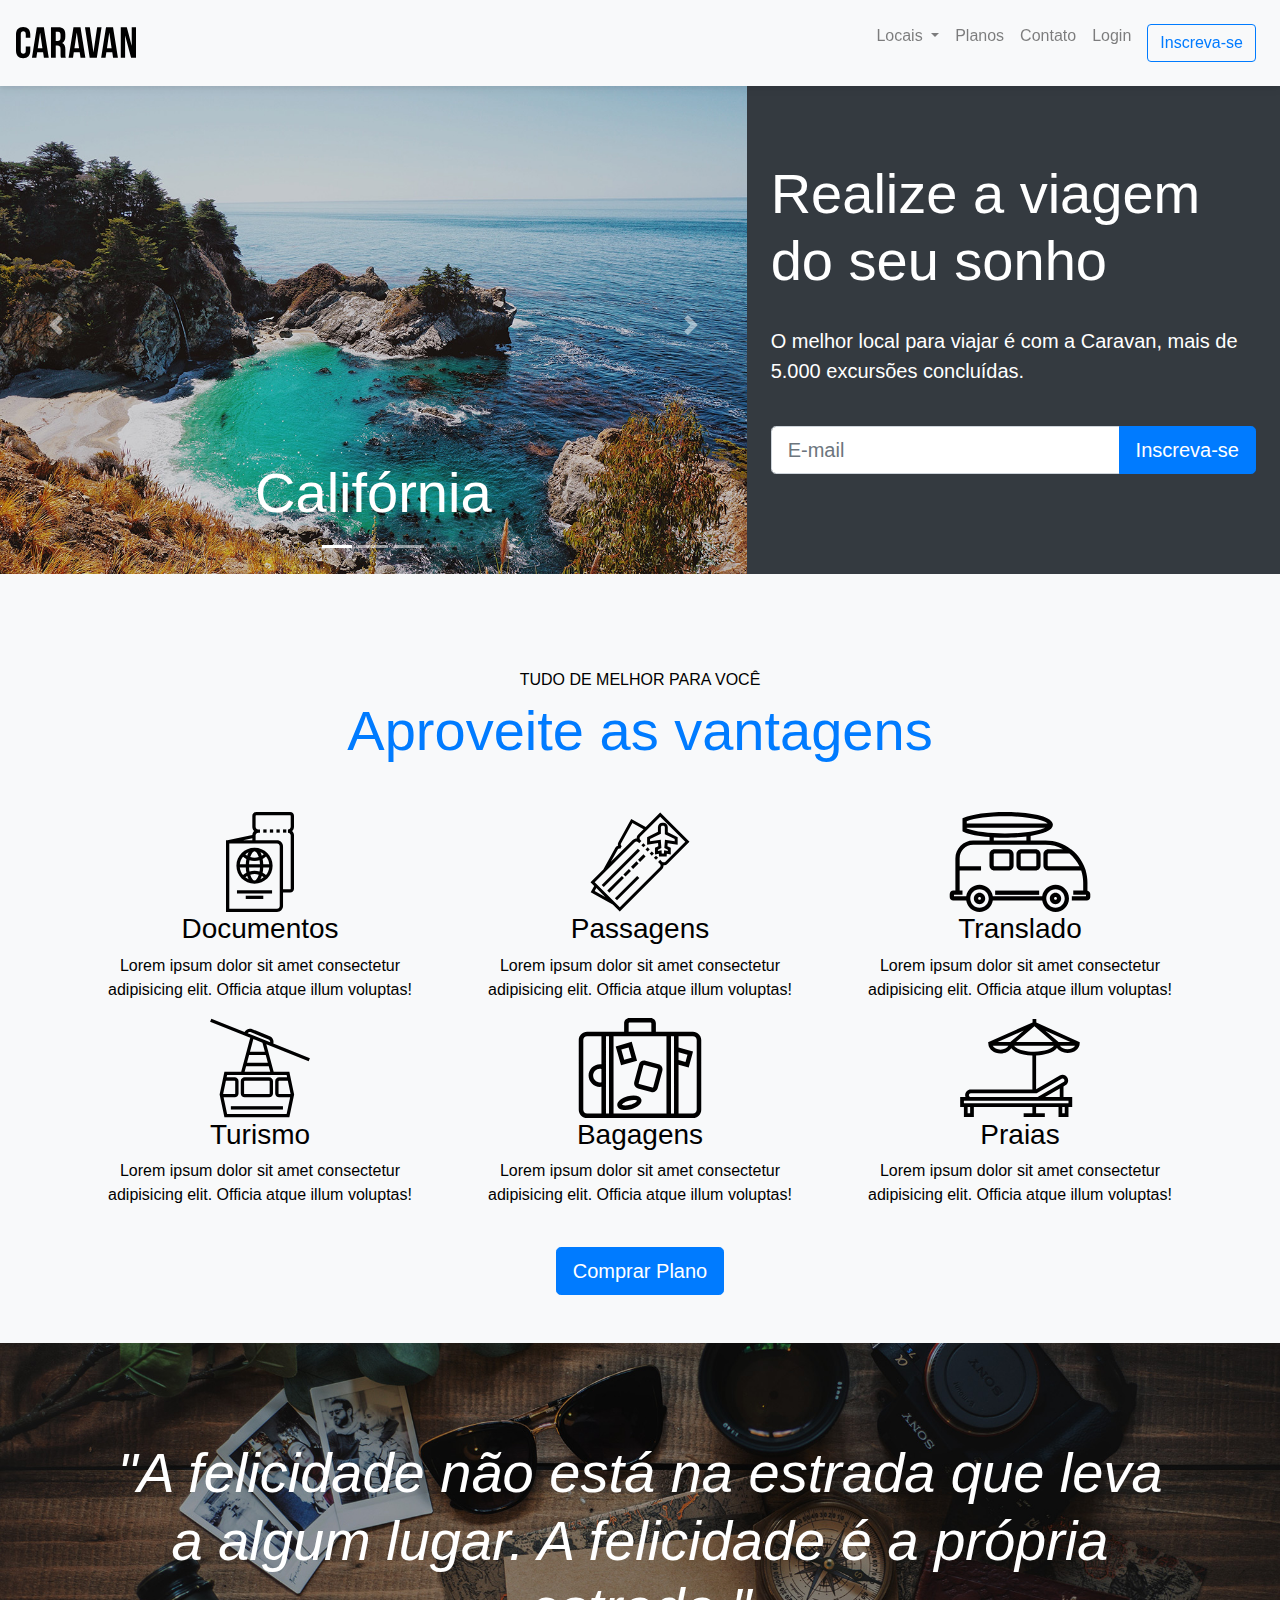
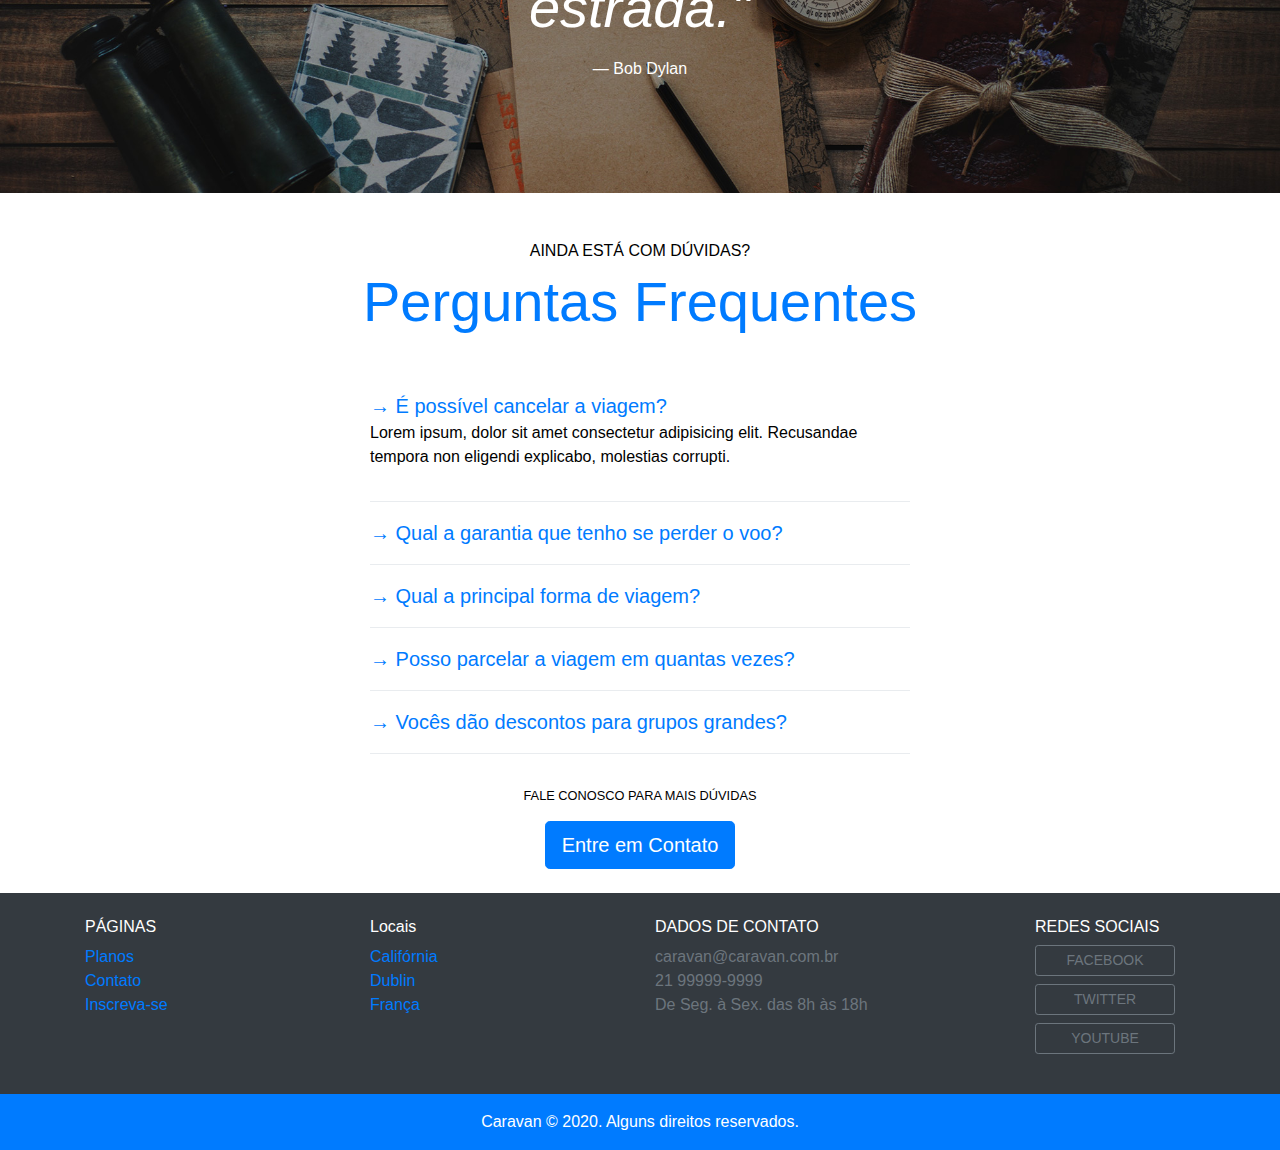
<file: index.html>
<!DOCTYPE html>
<html lang="pt-br">

<head>
  <meta charset="UTF-8" />
  <meta name="viewport" content="width=device-width, initial-scale=1.0" />
  <meta http-equiv="X-UA-Compatible" content="ie=edge" />
  <title>Caravan</title>
  <link rel="stylesheet" href="https://stackpath.bootstrapcdn.com/bootstrap/4.4.1/css/bootstrap.min.css" />
  <link rel="stylesheet" href="css/style.css" />
</head>

<body>
  <!--modal login-->

  <!-- Modal -->
  <div class="modal fade" id="modalLogin" tabindex="-1" role="dialog" aria-labelledby="modalLoginTitulo"
    aria-hidden="true">
    <div class="modal-dialog" role="document">
      <div class="modal-content">
        <div class="modal-header">
          <h5 class="modal-title" id="modalLoginTitulo">
            Entre na sua conta
          </h5>
          <button type="button" class="close" data-dismiss="modal" aria-label="Close">
            <span aria-hidden="true">&times;</span>
          </button>
        </div>
        <div class="modal-body">
          <form>
            <div class="form-group">
              <label for="">Email:</label>
              <input type="email" class="form-control" id="exampleInputEmail1" aria-describedby="emailHelp"
                placeholder="Digite seu E-mail" required name="email" />
            </div>
            <div class="form-group">
              <label for="">Password</label>
              <input type="password" class="form-control" id="exampleInputPassword1" placeholder="Digite sua senha"
                required name="senha" />
            </div>
            <div class="form-group">
              <button type="submit" class="btn btn-primary">Logar</button>
            </div>
            <div>
              <small class="form-text text-muted">Esqueceu a senha? <a href="#">clique aqui</a></small>
            </div>
          </form>
        </div>
      </div>
    </div>
  </div>
  <!--fecha modal-->

  <!--nav-menu-principal-->
  <nav class="navbar navbar-expand-lg navbar-light bg-light fixed-top py-3 box-shadow">
    <a class="navbar-brand" href="index.html"><img src="img/caravan.svg" alt="logo caravan" /></a>
    <button class="navbar-toggler" type="button" data-toggle="collapse" data-target="#navbarSupportedContent"
      aria-controls="navbarSupportedContent" aria-expanded="false" aria-label="Abrir navegação">
      <span class="navbar-toggler-icon"></span>
    </button>

    <div class="collapse navbar-collapse" id="navbarSupportedContent">
      <ul class="navbar-nav ml-auto">
        <li class="nav-item dropdown">
          <a class="nav-link dropdown-toggle" href="#" id="navbarDropdown" role="button" data-toggle="dropdown"
            aria-haspopup="true" aria-expanded="false">
            Locais
          </a>
          <div class="dropdown-menu" aria-labelledby="navbarDropdown">
            <a class="dropdown-item" href="local.html">Califórnia</a>
            <a class="dropdown-item" href="local.html">Dublin</a>
            <a class="dropdown-item" href="local.html">França</a>
          </div>
        </li>
        <li class="nav-item">
          <a class="nav-link" href="planos.html">Planos</a>
        </li>
        <li class="nav-item">
          <a class="nav-link" href="contato.html">Contato</a>
        </li>
        <li class="nav-item">
          <a class="nav-link" href="login.html" data-toggle="modal" data-target="#modalLogin">Login</a>
        </li>
        <li class="nav-item">
          <a class="nav-link" href="inscricao.html"><button type="button" class="btn btn-outline-primary">
              Inscreva-se
            </button></a>
        </li>
      </ul>
    </div>
  </nav>
  <!--nav-menu-principal-->

  <!--main-section-->
  <section class="container-fluid text-white">
    <div class="row bg-dark">
      <div class="col-lg-7 p-0">
        <div id="carouselCidades" class="carousel slide" data-ride="carousel">
          <ol class="carousel-indicators">
            <li data-target="#carouselCidades" data-slide-to="0" class="active"></li>
            <li data-target="#carouselCidades" data-slide-to="1"></li>
            <li data-target="#carouselCidades" data-slide-to="2"></li>
          </ol>
          <div class="carousel-inner">
            <div class="carousel-item active">
              <img src="img/california.jpg" class="d-block w-100" alt="Califórnia" />
              <div class="carousel-caption d-none d-md-block">
                <h3 class="display-4">Califórnia</h3>
              </div>
            </div>
            <div class="carousel-item">
              <img src="img/dublin.jpg" class="d-block w-100" alt="Dublin" />
              <div class="carousel-caption d-none d-md-block">
                <h3 class="display-4">Dublin</h3>
              </div>
            </div>
            <div class="carousel-item">
              <img src="img/paris.jpg" class="d-block w-100" alt="Paris" />
              <div class="carousel-caption d-none d-md-block">
                <h3 class="display-4">Paris</h3>
              </div>
            </div>
          </div>
          <a class="carousel-control-prev" href="#carouselCidades" role="button" data-slide="prev">
            <span class="carousel-control-prev-icon" aria-hidden="true"></span>
            <span class="sr-only">Anterior</span>
          </a>
          <a class="carousel-control-next" href="#carouselCidades" role="button" data-slide="next">
            <span class="carousel-control-next-icon" aria-hidden="true"></span>
            <span class="sr-only">Próximo</span>
          </a>
        </div>
      </div>

      <div class="col-lg-5 p-4 align-self-center">
        <h1 class="display-4 pb-lg-4">Realize a viagem do seu sonho</h1>
        <p class="lead pb-lg-4">
          O melhor local para viajar é com a Caravan, mais de 5.000 excursões
          concluídas.
        </p>
        <form action="">
          <div class="input-group mb-3 input-group-lg">
            <input type="text" class="form-control" placeholder="E-mail" aria-label="Email"
              aria-describedby="basic-addon2" />
            <div class="input-group-append">
              <button type="button" class="btn btn-primary">
                Inscreva-se
              </button>
            </div>
          </div>
        </form>
      </div>
    </div>
  </section>

  <!--section vantagens-->
  <section class="py-5 bg-light text-center">
    <div class="container">
      <div class="my-5">
        <span class="h6 d-block">TUDO DE MELHOR PARA VOCÊ</span>
        <h2 class="display-4 text-primary">Aproveite as vantagens</h2>
      </div>

      <div class="row">
        <div class="col-xl-4 col-md-6">
          <div class="icone d-flex justify-content-center">
            <img src="img/icones/passaporte.svg" alt="passaporte" />
          </div>
          <h3>Documentos</h3>
          <p>
            Lorem ipsum dolor sit amet consectetur adipisicing elit. Officia
            atque illum voluptas!
          </p>
        </div>

        <div class="col-xl-4 col-md-6">
          <div class="icone d-flex justify-content-center">
            <img src="img/icones/passagens.svg" alt="passagens" />
          </div>
          <h3>Passagens</h3>
          <p>
            Lorem ipsum dolor sit amet consectetur adipisicing elit. Officia
            atque illum voluptas!
          </p>
        </div>

        <div class="col-xl-4 col-md-6">
          <div class="icone d-flex justify-content-center">
            <img src="img/icones/translado.svg" alt="translado" />
          </div>
          <h3>Translado</h3>
          <p>
            Lorem ipsum dolor sit amet consectetur adipisicing elit. Officia
            atque illum voluptas!
          </p>
        </div>

        <div class="col-xl-4 col-md-6">
          <div class="icone d-flex justify-content-center">
            <img src="img/icones/turismo.svg" alt="turismo" />
          </div>
          <h3>Turismo</h3>
          <p>
            Lorem ipsum dolor sit amet consectetur adipisicing elit. Officia
            atque illum voluptas!
          </p>
        </div>

        <div class="col-xl-4 col-md-6">
          <div class="icone d-flex justify-content-center">
            <img src="img/icones/bagagens.svg" alt="bagagens" />
          </div>
          <h3>Bagagens</h3>
          <p>
            Lorem ipsum dolor sit amet consectetur adipisicing elit. Officia
            atque illum voluptas!
          </p>
        </div>

        <div class="col-xl-4 col-md-6">
          <div class="icone d-flex justify-content-center">
            <img src="img/icones/praias.svg" alt="praias" />
          </div>
          <h3>Praias</h3>
          <p>
            Lorem ipsum dolor sit amet consectetur adipisicing elit. Officia
            atque illum voluptas!
          </p>
        </div>
      </div>

      <div class="mt-4">
        <a href="planos.html" class="btn btn-primary btn-lg">Comprar Plano</a>
      </div>
    </div>
  </section>

  <section id="home-quote" class="p-md-5">
    <blockquote class="blockquote text-center text-white p-md-5 p-3">
      <p class="display-4">
        <em>
          "A felicidade não está na estrada que leva a algum lugar. A
          felicidade é a própria estrada."
        </em>
      </p>
      <footer class="blockquote-footer text-white">Bob Dylan</footer>
    </blockquote>
  </section>

  <!--Perguntas frequentes-->
  <section class="container">
    <div class="my-5 text-center">
      <span class="h6 d-block">AINDA ESTÁ COM DÚVIDAS?</span>
      <h2 class="display-4 text-primary">Perguntas Frequentes</h2>
    </div>

    <div class="row justify-content-center">
      <div class="col-md-6" id="perguntas-frequentes" data-children=".pergunta">
        <div class="pergunta py-2">
          <a class="lead" data-toggle="collapse" data-parent="#perguntas-frequentes" href="#pergunta1"
            aria-expanded="true" aria-controls="pergunta1">→ É possível cancelar a viagem?</a>
          <div id="pergunta1" class="collapse show" role="tabpanel">
            <p class="mb-3">
              Lorem ipsum, dolor sit amet consectetur adipisicing elit.
              Recusandae tempora non eligendi explicabo, molestias corrupti.
            </p>
          </div>
        </div>
        <div class="dropdown-divider"></div>

        <div class="pergunta py-2">
          <a class="lead" data-toggle="collapse" data-parent="#perguntas-frequentes" href="#pergunta2"
            aria-expanded="true" aria-controls="pergunta2">→ Qual a garantia que tenho se perder o voo?</a>
          <div id="pergunta2" class="collapse" role="tabpanel">
            <p class="mb-3">
              Lorem ipsum, dolor sit amet consectetur adipisicing elit.
              Recusandae tempora non eligendi explicabo, molestias corrupti.
            </p>
          </div>
        </div>
        <div class="dropdown-divider"></div>

        <div class="pergunta py-2">
          <a class="lead" data-toggle="collapse" data-parent="#perguntas-frequentes" href="#pergunta3"
            aria-expanded="true" aria-controls="pergunta3">→ Qual a principal forma de viagem?</a>
          <div id="pergunta3" class="collapse" role="tabpanel">
            <p class="mb-3">
              Lorem ipsum, dolor sit amet consectetur adipisicing elit.
              Recusandae tempora non eligendi explicabo, molestias corrupti.
            </p>
          </div>
        </div>
        <div class="dropdown-divider"></div>

        <div class="pergunta py-2">
          <a class="lead" data-toggle="collapse" data-parent="#perguntas-frequentes" href="#pergunta4"
            aria-expanded="true" aria-controls="pergunta4">→ Posso parcelar a viagem em quantas vezes?</a>
          <div id="pergunta4" class="collapse" role="tabpanel">
            <p class="mb-3">
              Lorem ipsum, dolor sit amet consectetur adipisicing elit.
              Recusandae tempora non eligendi explicabo, molestias corrupti.
            </p>
          </div>
        </div>
        <div class="dropdown-divider"></div>

        <div class="pergunta py-2">
          <a class="lead" data-toggle="collapse" data-parent="#perguntas-frequentes" href="#pergunta5"
            aria-expanded="true" aria-controls="pergunta5">→ Vocês dão descontos para grupos grandes?</a>
          <div id="pergunta5" class="collapse" role="tabpanel">
            <p class="mb-3">
              Lorem ipsum, dolor sit amet consectetur adipisicing elit.
              Recusandae tempora non eligendi explicabo, molestias corrupti.
            </p>
          </div>
        </div>
        <div class="dropdown-divider"></div>
      </div>
    </div>

    <div class="text-center my-4">
      <p class="small m-3">FALE CONOSCO PARA MAIS DÚVIDAS</p>
      <a class="btn btn-primary btn-lg" href="contato.html" role="button">Entre em Contato</a>
    </div>
  </section>

  <!--Footer-->
  <footer class="bg-dark text-white">
    <div class="container py-4">
      <div class="row">
        <div class="col-md-3 col-6">
          <h4 class="h6">PÁGINAS</h4>
          <ul>
            <li><a href="planos.html">Planos</a></li>
            <li><a href="contato.html">Contato</a></li>
            <li><a href="inscricao.html">Inscreva-se</a></li>
          </ul>
        </div>

        <div class="col-md-3 col-6">
          <h4 class="h6">Locais</h4>
          <ul>
            <li><a href="local.html">Califórnia</a></li>
            <li><a href="local.html">Dublin</a></li>
            <li><a href="local.html">França</a></li>
          </ul>
        </div>

        <div class="col-md-4">
          <h4 class="h6">DADOS DE CONTATO</h4>
          <ul class="text-secondary">
            <li>caravan@caravan.com.br</li>
            <li>21 99999-9999</li>
            <li>De Seg. à Sex. das 8h às 18h</li>
          </ul>
        </div>

        <div class="col-md-2">
          <h4 class="h6">REDES SOCIAIS</h4>
          <ul>
            <li>
              <a href="http://www.facebook.com"
                class="max-w-btn btn btn-outline-secondary btn-sm btn-block mb-2">FACEBOOK</a>
            </li>
            <li>
              <a href="http://www.twitter.com"
                class="max-w-btn btn btn-outline-secondary  btn-sm btn-block mb-2">TWITTER</a>
            </li>
            <li>
              <a href="http://www.youtube.com"
                class="max-w-btn btn btn-outline-secondary  btn-sm btn-block mb-2">YOUTUBE</a>
            </li>
          </ul>
        </div>
      </div>
    </div>

    <div class="bg-primary py-3">
      <p class="text-center mb-0">
        Caravan © 2020. Alguns direitos reservados.
      </p>
    </div>
  </footer>

  <script src="https://code.jquery.com/jquery-3.4.1.slim.min.js"></script>
  <script src="https://cdn.jsdelivr.net/npm/popper.js@1.16.0/dist/umd/popper.min.js"></script>
  <script src="https://stackpath.bootstrapcdn.com/bootstrap/4.4.1/js/bootstrap.min.js"></script>
  <script src="js/app.js"></script>
</body>

</html>
</file>
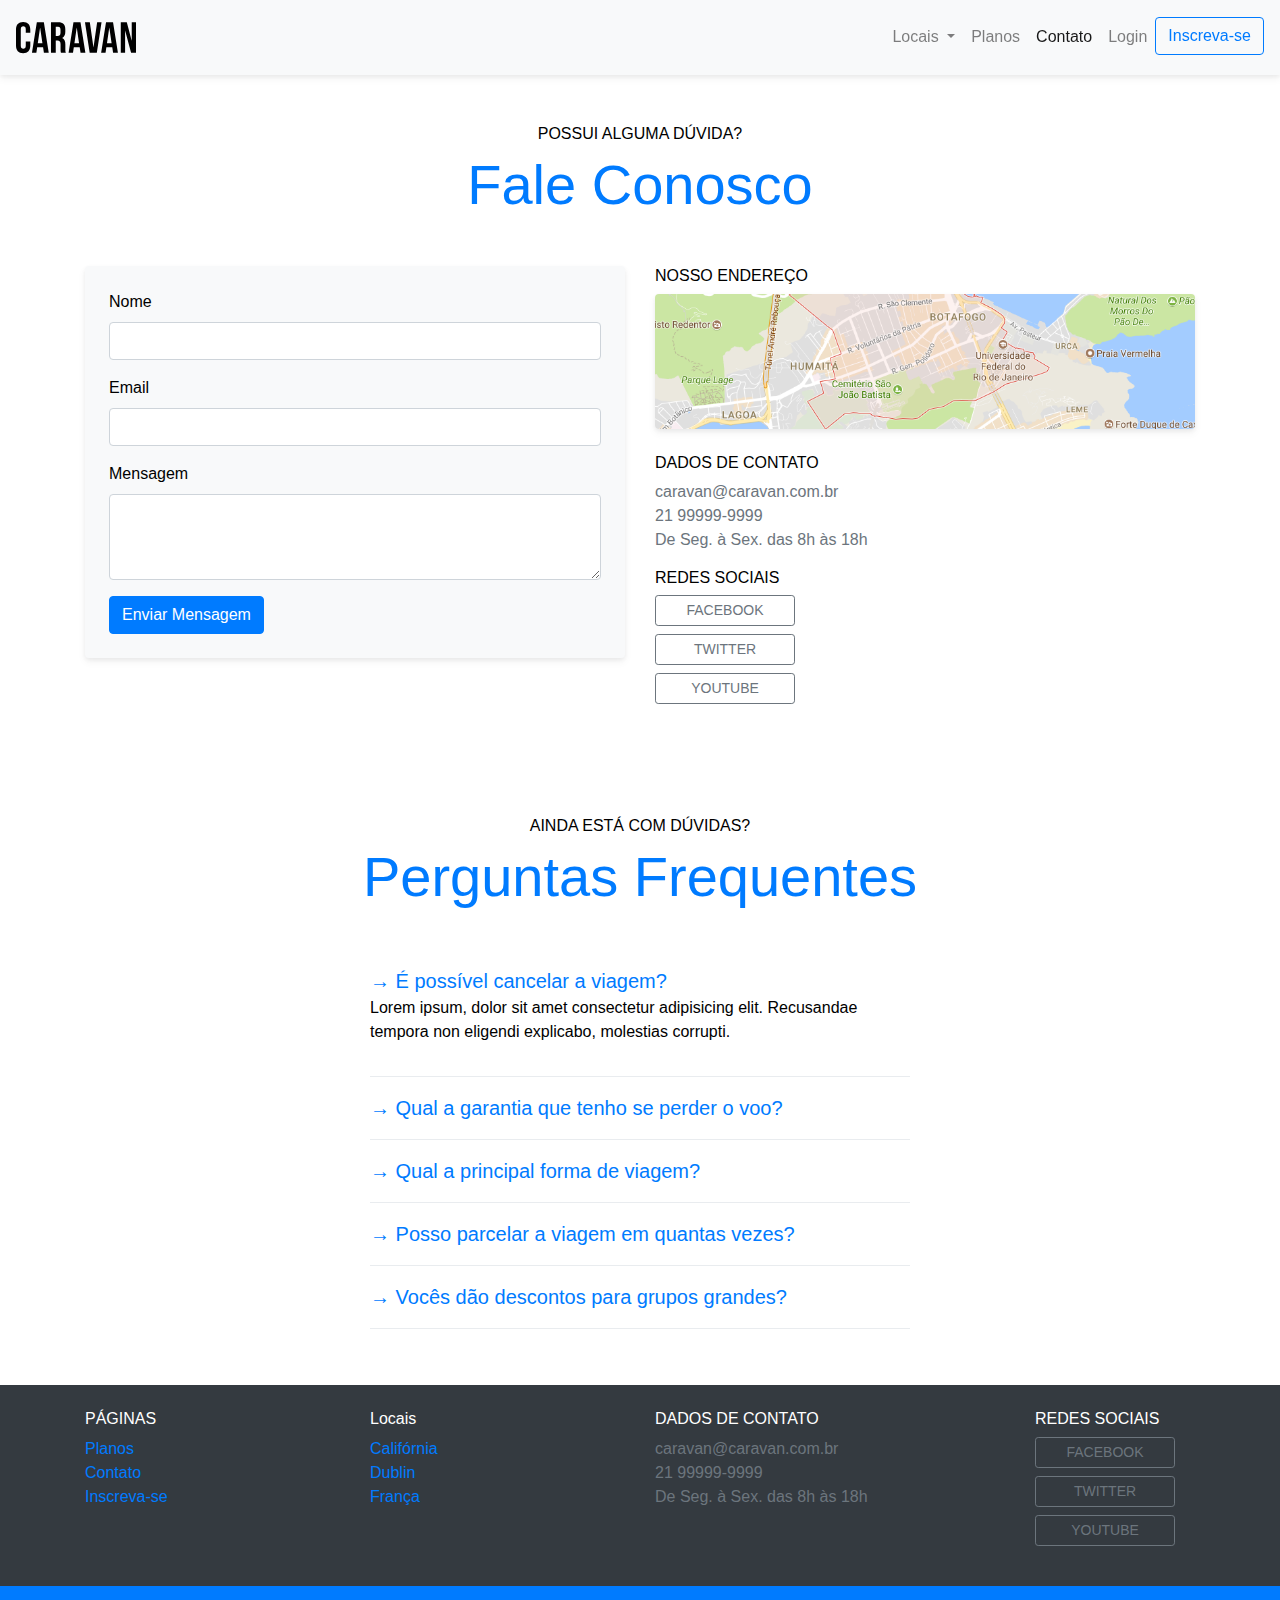
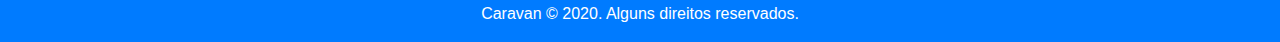
<file: contato.html>
<!DOCTYPE html>
<html lang="pt-br">

<head>
  <meta charset="UTF-8" />
  <meta name="viewport" content="width=device-width, initial-scale=1.0" />
  <meta http-equiv="X-UA-Compatible" content="ie=edge" />
  <title>Caravan - Contato</title>
  <link rel="stylesheet" href="https://stackpath.bootstrapcdn.com/bootstrap/4.4.1/css/bootstrap.min.css" />
  <link rel="stylesheet" href="css/style.css" />
</head>

<body>
  <!--modal login-->

  <!-- Modal -->
  <div class="modal fade" id="modalLogin" tabindex="-1" role="dialog" aria-labelledby="modalLoginTitulo"
    aria-hidden="true">
    <div class="modal-dialog" role="document">
      <div class="modal-content">
        <div class="modal-header">
          <h5 class="modal-title" id="modalLoginTitulo">
            Entre na sua conta
          </h5>
          <button type="button" class="close" data-dismiss="modal" aria-label="Close">
            <span aria-hidden="true">&times;</span>
          </button>
        </div>
        <div class="modal-body">
          <form>
            <div class="form-group">
              <label for="">Email:</label>
              <input type="email" class="form-control" id="exampleInputEmail1" aria-describedby="emailHelp"
                placeholder="Digite seu E-mail" required name="email" />
            </div>
            <div class="form-group">
              <label for="">Password</label>
              <input type="password" class="form-control" id="exampleInputPassword1" placeholder="Digite sua senha"
                required name="senha" />
            </div>
            <div class="form-group">
              <button type="submit" class="btn btn-primary">Logar</button>
            </div>
            <div>
              <small class="form-text text-muted">Esqueceu a senha? <a href="#">clique aqui</a></small>
            </div>
          </form>
        </div>
      </div>
    </div>
  </div>
  <!--fecha modal-->

  <!--nav-menu-principal-->
  <nav class="navbar navbar-expand-lg navbar-light bg-light fixed-top py-3 box-shadow">
    <a class="navbar-brand" href="index.html"><img src="img/caravan.svg" alt="logo caravan" /></a>
    <button class="navbar-toggler" type="button" data-toggle="collapse" data-target="#navbarSupportedContent"
      aria-controls="navbarSupportedContent" aria-expanded="false" aria-label="Abrir navegação">
      <span class="navbar-toggler-icon"></span>
    </button>

    <div class="collapse navbar-collapse" id="navbarSupportedContent">
      <ul class="navbar-nav ml-auto">
        <li class="nav-item dropdown">
          <a class="nav-link dropdown-toggle" href="#" id="navbarDropdown" role="button" data-toggle="dropdown"
            aria-haspopup="true" aria-expanded="false">
            Locais
          </a>
          <div class="dropdown-menu" aria-labelledby="navbarDropdown">
            <a class="dropdown-item" href="local.html">Califórnia</a>
            <a class="dropdown-item" href="local.html">Dublin</a>
            <a class="dropdown-item" href="local.html">França</a>
          </div>
        </li>
        <li class="nav-item">
          <a class="nav-link" href="planos.html">Planos</a>
        </li>
        <li class="nav-item">
          <a class="nav-link active" href="contato.html">Contato</a>
        </li>
        <li class="nav-item">
          <a class="nav-link" href="login.html" data-toggle="modal" data-target="#modalLogin">Login</a>
        </li>
        <li class="nav-item">
          <a href="nav-link" href="#"><button type="button" class="btn btn-outline-primary">
              Inscreva-se
            </button></a>
        </li>
      </ul>
    </div>
  </nav>
  <!--fecha nav-menu-->

  <section class="container">
    <div class="my-5 text-center">
      <div class="my-5">
        <span class="h6 d-block">POSSUI ALGUMA DÚVIDA?</span>
        <h1 class="display-4 text-primary">Fale Conosco</h1>
      </div>
    </div>
  </section>

  <section class="container">
    <div class="row">

      <div class="col-lg mb-5">
        <form class="bg-light rounded p-4 box-shadow" action="#">
          <div class="form-group">
            <label for="exampleInputEmail1">Nome</label>
            <input type="text" class="form-control" id="exampleInputEmail1" aria-describedby="emailHelp">
          </div>
          <div class="form-group">
            <label for="exampleInputPassword1">Email</label>
            <input type="email" class="form-control" id="exampleInputPassword1">
          </div>
          <div class="form-group ">
            <label for="exampleFormControlTextarea1">Mensagem</label>
            <textarea class="form-control" id="exampleFormControlTextarea1" rows="3"></textarea>
          </div>
          <button type="submit" class="btn btn-primary">Enviar Mensagem</button>
        </form>

      </div>

      <div class="col-lg mb-5">
        <h2 class="h6">NOSSO ENDEREÇO</h2>
        <a href="#"><img class="img-fluid box-shadow rounded mb-4" src="img/mapa.png" alt="mapa da empresa"></a>

        <h2 class="h6">DADOS DE CONTATO</h2>
        <ul class="text-secondary">
          <li>caravan@caravan.com.br</li>
          <li>21 99999-9999</li>
          <li>De Seg. à Sex. das 8h às 18h</li>
        </ul>

        <h4 class="h6">REDES SOCIAIS</h4>
        <ul style="max-width: 260px">
          <li>
            <a href="http://www.facebook.com"
              class="max-w-btn btn btn-outline-secondary btn-sm btn-block mb-2">FACEBOOK</a>
          </li>
          <li>
            <a href="http://www.twitter.com"
              class="max-w-btn btn btn-outline-secondary  btn-sm btn-block mb-2">TWITTER</a>
          </li>
          <li>
            <a href="http://www.youtube.com"
              class="max-w-btn btn btn-outline-secondary  btn-sm btn-block mb-2">YOUTUBE</a>
          </li>
        </ul>

      </div>

    </div>
  </section>

  <!--Perguntas frequentes-->
  <section class="container">
    <div class="my-5 text-center">
      <span class="h6 d-block">AINDA ESTÁ COM DÚVIDAS?</span>
      <h2 class="display-4 text-primary">Perguntas Frequentes</h2>
    </div>

    <div class="row justify-content-center">
      <div class="col-md-6" id="perguntas-frequentes" data-children=".pergunta">
        <div class="pergunta py-2">
          <a class="lead" data-toggle="collapse" data-parent="#perguntas-frequentes" href="#pergunta1"
            aria-expanded="true" aria-controls="pergunta1">→ É possível cancelar a viagem?</a>
          <div id="pergunta1" class="collapse show" role="tabpanel">
            <p class="mb-3">
              Lorem ipsum, dolor sit amet consectetur adipisicing elit.
              Recusandae tempora non eligendi explicabo, molestias corrupti.
            </p>
          </div>
        </div>
        <div class="dropdown-divider"></div>

        <div class="pergunta py-2">
          <a class="lead" data-toggle="collapse" data-parent="#perguntas-frequentes" href="#pergunta2"
            aria-expanded="true" aria-controls="pergunta2">→ Qual a garantia que tenho se perder o voo?</a>
          <div id="pergunta2" class="collapse" role="tabpanel">
            <p class="mb-3">
              Lorem ipsum, dolor sit amet consectetur adipisicing elit.
              Recusandae tempora non eligendi explicabo, molestias corrupti.
            </p>
          </div>
        </div>
        <div class="dropdown-divider"></div>

        <div class="pergunta py-2">
          <a class="lead" data-toggle="collapse" data-parent="#perguntas-frequentes" href="#pergunta3"
            aria-expanded="true" aria-controls="pergunta3">→ Qual a principal forma de viagem?</a>
          <div id="pergunta3" class="collapse" role="tabpanel">
            <p class="mb-3">
              Lorem ipsum, dolor sit amet consectetur adipisicing elit.
              Recusandae tempora non eligendi explicabo, molestias corrupti.
            </p>
          </div>
        </div>
        <div class="dropdown-divider"></div>

        <div class="pergunta py-2">
          <a class="lead" data-toggle="collapse" data-parent="#perguntas-frequentes" href="#pergunta4"
            aria-expanded="true" aria-controls="pergunta4">→ Posso parcelar a viagem em quantas vezes?</a>
          <div id="pergunta4" class="collapse" role="tabpanel">
            <p class="mb-3">
              Lorem ipsum, dolor sit amet consectetur adipisicing elit.
              Recusandae tempora non eligendi explicabo, molestias corrupti.
            </p>
          </div>
        </div>
        <div class="dropdown-divider"></div>

        <div class="pergunta py-2">
          <a class="lead" data-toggle="collapse" data-parent="#perguntas-frequentes" href="#pergunta5"
            aria-expanded="true" aria-controls="pergunta5">→ Vocês dão descontos para grupos grandes?</a>
          <div id="pergunta5" class="collapse" role="tabpanel">
            <p class="mb-3">
              Lorem ipsum, dolor sit amet consectetur adipisicing elit.
              Recusandae tempora non eligendi explicabo, molestias corrupti.
            </p>
          </div>
        </div>
        <div class="dropdown-divider"></div>
      </div>
    </div>

  </section>

  <!--Footer-->
  <footer class="bg-dark text-white mt-5">
    <div class="container py-4">
      <div class="row">
        <div class="col-md-3 col-6">
          <h4 class="h6">PÁGINAS</h4>
          <ul>
            <li><a href="planos.html">Planos</a></li>
            <li><a href="contato.html">Contato</a></li>
            <li><a href="inscricao.html">Inscreva-se</a></li>
          </ul>
        </div>

        <div class="col-md-3 col-6">
          <h4 class="h6">Locais</h4>
          <ul>
            <li><a href="local.html">Califórnia</a></li>
            <li><a href="local.html">Dublin</a></li>
            <li><a href="local.html">França</a></li>
          </ul>
        </div>

        <div class="col-md-4">
          <h4 class="h6">DADOS DE CONTATO</h4>
          <ul class="text-secondary">
            <li>caravan@caravan.com.br</li>
            <li>21 99999-9999</li>
            <li>De Seg. à Sex. das 8h às 18h</li>
          </ul>
        </div>

        <div class="col-md-2">
          <h4 class="h6">REDES SOCIAIS</h4>
          <ul>
            <li>
              <a href="http://www.facebook.com"
                class="max-w-btn btn btn-outline-secondary btn-sm btn-block mb-2">FACEBOOK</a>
            </li>
            <li>
              <a href="http://www.twitter.com"
                class="max-w-btn btn btn-outline-secondary  btn-sm btn-block mb-2">TWITTER</a>
            </li>
            <li>
              <a href="http://www.youtube.com"
                class="max-w-btn btn btn-outline-secondary  btn-sm btn-block mb-2">YOUTUBE</a>
            </li>
          </ul>
        </div>
      </div>
    </div>

    <div class="bg-primary py-3">
      <p class="text-center mb-0">
        Caravan © 2020. Alguns direitos reservados.
      </p>
    </div>
  </footer>

  <script src="https://code.jquery.com/jquery-3.4.1.slim.min.js"></script>
  <script src="https://cdn.jsdelivr.net/npm/popper.js@1.16.0/dist/umd/popper.min.js"></script>
  <script src="https://stackpath.bootstrapcdn.com/bootstrap/4.4.1/js/bootstrap.min.js"></script>
  <script src="js/app.js"></script>
</body>

</html>
</file>
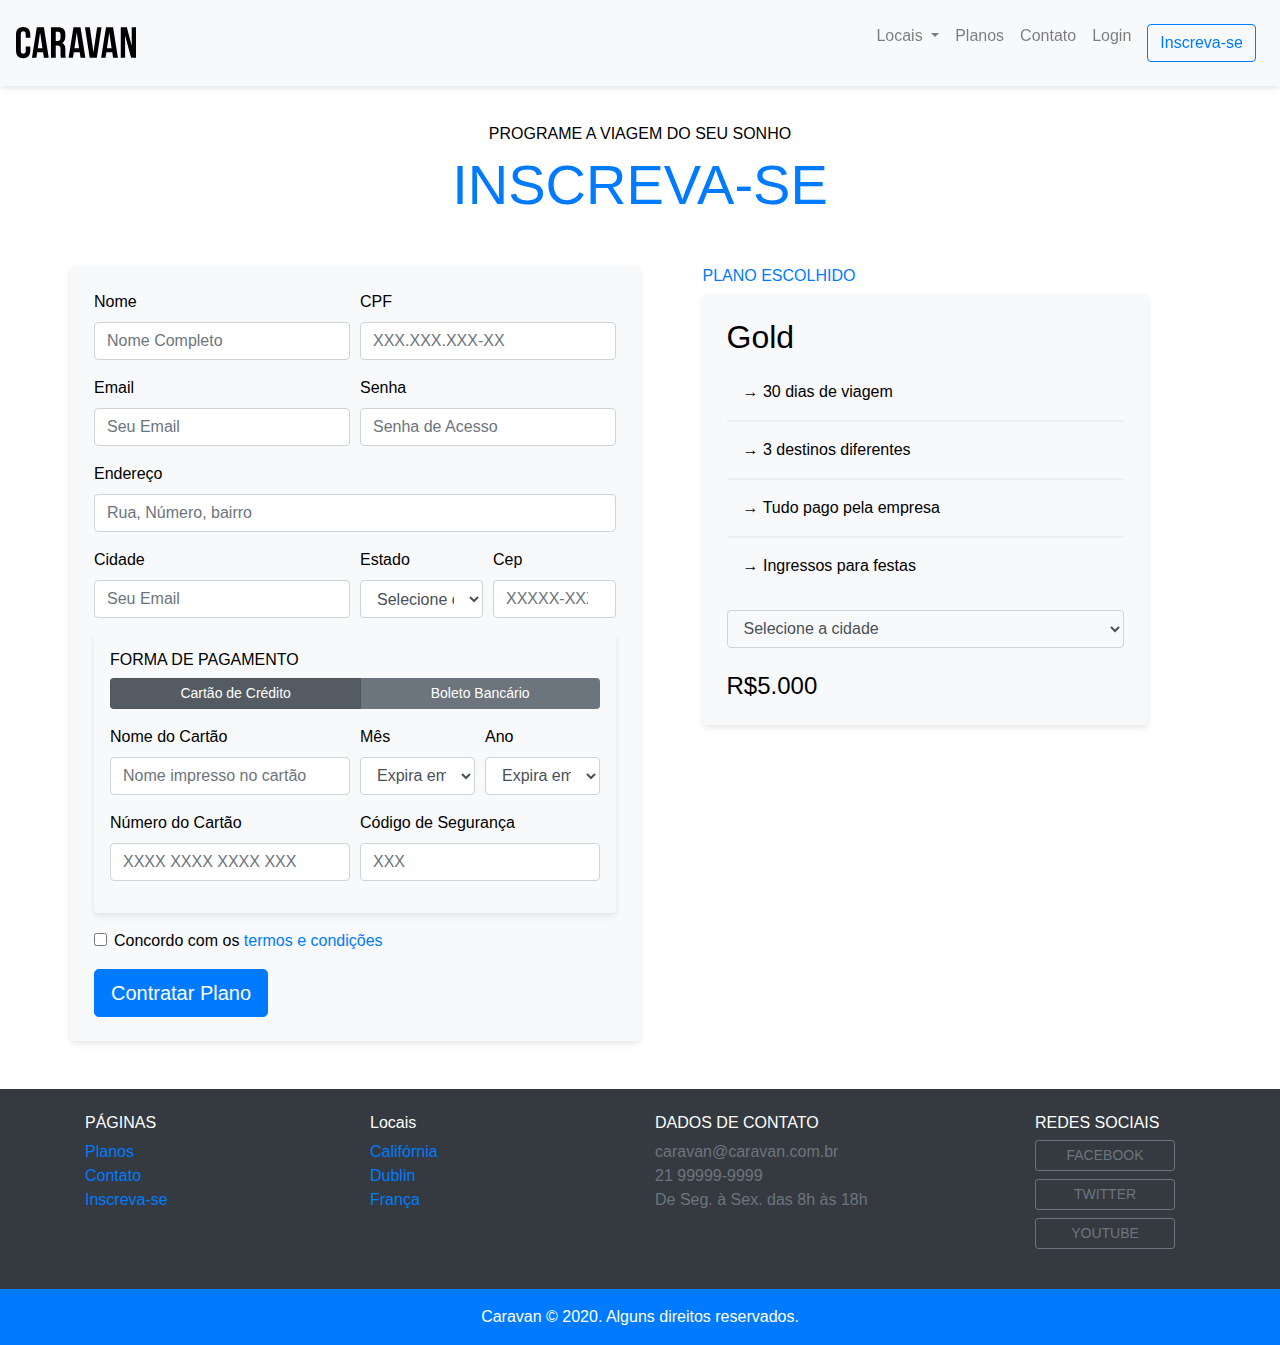
<file: inscricao.html>
<!DOCTYPE html>
<html lang="pt-br">

<head>
  <meta charset="UTF-8" />
  <meta name="viewport" content="width=device-width, initial-scale=1.0" />
  <meta http-equiv="X-UA-Compatible" content="ie=edge" />
  <title>Caravan - Inscrição</title>
  <link rel="stylesheet" href="https://stackpath.bootstrapcdn.com/bootstrap/4.4.1/css/bootstrap.min.css" />
  <link rel="stylesheet" href="css/style.css" />
</head>

<body>
  <!--modal login-->

  <!-- Modal -->
  <div class="modal fade" id="modalLogin" tabindex="-1" role="dialog" aria-labelledby="modalLoginTitulo"
    aria-hidden="true">
    <div class="modal-dialog" role="document">
      <div class="modal-content">
        <div class="modal-header">
          <h5 class="modal-title" id="modalLoginTitulo">
            Entre na sua conta
          </h5>
          <button type="button" class="close" data-dismiss="modal" aria-label="Close">
            <span aria-hidden="true">&times;</span>
          </button>
        </div>
        <div class="modal-body">
          <form>
            <div class="form-group">
              <label for="">Email:</label>
              <input type="email" class="form-control" id="exampleInputEmail1" aria-describedby="emailHelp"
                placeholder="Digite seu E-mail" required name="email" />
            </div>
            <div class="form-group">
              <label for="">Password</label>
              <input type="password" class="form-control" id="exampleInputPassword1" placeholder="Digite sua senha"
                required name="senha" />
            </div>
            <div class="form-group">
              <button type="submit" class="btn btn-primary">Logar</button>
            </div>
            <div>
              <small class="form-text text-muted">Esqueceu a senha? <a href="#">clique aqui</a></small>
            </div>
          </form>
        </div>
      </div>
    </div>
  </div>
  <!--fecha modal-->

  <!--nav-menu-principal-->
  <nav class="navbar navbar-expand-lg navbar-light bg-light fixed-top py-3 box-shadow">
    <a class="navbar-brand" href="index.html"><img src="img/caravan.svg" alt="logo caravan" /></a>
    <button class="navbar-toggler" type="button" data-toggle="collapse" data-target="#navbarSupportedContent"
      aria-controls="navbarSupportedContent" aria-expanded="false" aria-label="Abrir navegação">
      <span class="navbar-toggler-icon"></span>
    </button>

    <div class="collapse navbar-collapse" id="navbarSupportedContent">
      <ul class="navbar-nav ml-auto">
        <li class="nav-item dropdown">
          <a class="nav-link dropdown-toggle" href="#" id="navbarDropdown" role="button" data-toggle="dropdown"
            aria-haspopup="true" aria-expanded="false">
            Locais
          </a>
          <div class="dropdown-menu" aria-labelledby="navbarDropdown">
            <a class="dropdown-item" href="local.html">Califórnia</a>
            <a class="dropdown-item" href="local.html">Dublin</a>
            <a class="dropdown-item" href="local.html">França</a>
          </div>
        </li>
        <li class="nav-item">
          <a class="nav-link" href="planos.html">Planos</a>
        </li>
        <li class="nav-item">
          <a class="nav-link" href="contato.html">Contato</a>
        </li>
        <li class="nav-item">
          <a class="nav-link" href="login.html" data-toggle="modal" data-target="#modalLogin">Login</a>
        </li>
        <li class="nav-item">
          <a class="nav-link active" href="inscricao.html"><button type="button" class="btn btn-outline-primary">
              Inscreva-se
            </button></a>
        </li>
      </ul>
    </div>
  </nav>
  <!--fecha nav-menu-->

  <section class="container">
    <div class="my-5 text-center">
      <div class="my-5">
        <span class="h6 d-block">PROGRAME A VIAGEM DO SEU SONHO</span>
        <h1 class="display-4 text-primary">INSCREVA-SE</h1>
      </div>
    </div>

    <div class="row">
      <form class="col-6 bg-light rounded p-4 box-shadow" action="#">
        <div class="form-row">

          <div class="form-group col-md-6">
            <label for="inputNome">Nome</label>
            <input type="text" class="form-control" id="inputNome" aria-describedby="emailHelp"
              placeholder="Nome Completo">
          </div>

          <div class="form-group col-md-6">
            <label for="inputCpf">CPF</label>
            <input type="number" class="form-control" id="inputCpf" aria-describedby="emailHelp"
              placeholder="XXX.XXX.XXX-XX">
          </div>

        </div>

        <div class="form-row">

          <div class="form-group col-md-6">
            <label for="inputEmail">Email</label>
            <input type="email" class="form-control" id="inputEmail" aria-describedby="emailHelp"
              placeholder="Seu Email">
          </div>

          <div class="form-group col-md-6">
            <label for="inputSenha">Senha</label>
            <input type="password" class="form-control" id="inputSenha" aria-describedby="emailHelp"
              placeholder="Senha de Acesso">
          </div>

        </div>

        <div class="form-row">
          <div class="form-group col-12">
            <label for="inputEndereco">Endereço</label>
            <input type="text" class="form-control" id="inputEndereco" aria-describedby="emailHelp"
              placeholder="Rua, Número, bairro"></input>
          </div>
        </div>

        <div class="form-row">

          <div class="form-group col-md-6">
            <label for="inputEmail">Cidade</label>
            <input type="email" class="form-control" id="inputEmail" aria-describedby="emailHelp"
              placeholder="Seu Email">
          </div>

          <div class="form-group col-md-3 col-6">
            <label for="inputEstado">Estado</label>
            <select class="form-control" id="inputEstado">
              <option>Selecione o Estado</option>
              <option>Acre</option>
              <option>Rio de Janeiro</option>
              <option>São Paulo</option>
              <option>Minas Gerais</option>
              <option>Espírito Santo</option>
            </select>

          </div>

          <div class="form-group col-md-3 col-6">
            <label for="inputCep">Cep</label>
            <input type="number" class="form-control" id="inputCep" aria-describedby="emailHelp"
              placeholder="XXXXX-XXX">
          </div>
        </div>

        <div class="bg-light rounded box-shadow p-3 form-group">
          <h2 class="h6" text-primary>FORMA DE PAGAMENTO</h2>

          <nav class="nav btn-group mb-3" id="formaPagamento" role="tablist">

            <button type="button" class="btn btn-secondary active btn-sm" id="nav-cartao-tab" data-toggle="tab"
              href="#nav-cartao" role="tab" aria-controls="nav-cartao" aria-selected="true">Cartão de Crédito</button>

            <button type="button" class="btn btn-secondary btn-sm" id="nav-boleto-nav" data-toggle="tab"
              href="#nav-boleto" role="tab" aria-controls="nav-boleto" aria-selected="false">Boleto Bancário</button>

          </nav>

          <div class="tab-content" id="formaPagamentoConteudo">

            <div class="tab-pane fade show active" id="nav-cartao" role="tabpanel" aria-labelledby="nav-cartao-tab">

              <div class="form-row">

                <div class="form-group col-md-6">
                  <label for="inputNomeCartao">Nome do Cartão</label>
                  <input type="text" class="form-control" id="inputNomeCartao" aria-describedby="emailHelp"
                    placeholder="Nome impresso no cartão">
                </div>

                <div class="form-group col-md-3 col-6">
                  <label for="inputMesCartao">Mês</label>
                  <select class="form-control" id="inputMesCartao">
                    <option>Expira em...</option>
                    <option>01</option>
                    <option>02</option>
                    <option>03</option>
                    <option>04</option>
                    <option>05</option>
                  </select>
                </div>

                <div class="form-group col-md-3 col-6">
                  <label for="inputAnoCartao">Ano</label>
                  <select class="form-control" id="inputAnoCartao">
                    <option>Expira em...</option>
                    <option>2020</option>
                    <option>2021</option>
                    <option>2022</option>
                    <option>2023</option>
                    <option>2024</option>
                  </select>
                </div>

                <div class="form-group col-md-6">
                  <label for="inputNumeroCartao">Número do Cartão</label>
                  <input type="text" class="form-control" id="inputNumeroCartao" aria-describedby="emailHelp"
                    placeholder="XXXX XXXX XXXX XXX">
                </div>

                <div class="form-group col-md-6">
                  <label for="inputCodigoCartao">Código de Segurança</label>
                  <input type="text" class="form-control" id="inputCodigoCartao" aria-describedby="emailHelp"
                    placeholder="XXX">
                </div>

              </div>

            </div>

            <div class="tab-pane fade" id="nav-boleto" role="tabpanel" aria-labelledby="nav-boleto-tab">
              Clique em contratar plano que enviemos um boleto para o seu e-mail.
            </div>

          </div>

        </div>

        <div class="form-group form-check">
          <input type="checkbox" class="form-check-input" id="exampleCheck1">
          <label class="form-check-label" for="exampleCheck1">Concordo com os <a href="#">termos e condições</a>
          </label>
        </div>

        <button type="submit" class="btn btn-primary btn-lg">Contratar Plano</button>
      </form>

      <div class="col-lg-5 mx-auto order-first order-lg-1 mb-5">
        <h2 class="h6 text-primary ">PLANO ESCOLHIDO</h2>
        <div class="bg-light rounded p-4 box-shadow">
          <h2>Gold</h2>
          <ul class="lista-plano list-unstyled">
            <li>→ 30 dias de viagem</li>
            <li>→ 3 destinos diferentes</li>
            <li>→ Tudo pago pela empresa</li>
            <li>→ Ingressos para festas</li>
          </ul>
          <form>
            <div class="form-group">
              <select class="form-control bg-light" id="inputCidades">
                <option>Selecione a cidade</option>
                <option>California</option>
                <option>Paris</option>
                <option>Dublin</option>
              </select>
            </div>
          </form>
          <div class="row mt-4">
            <div class="col">
              <span class="h4">R$5.000</span>
            </div>
          </div>
        </div>
      </div>

    </div>

  </section>

  <!--Footer-->
  <footer class="bg-dark text-white mt-5">
    <div class="container py-4">
      <div class="row">
        <div class="col-md-3 col-6">
          <h4 class="h6">PÁGINAS</h4>
          <ul>
            <li><a href="planos.html">Planos</a></li>
            <li><a href="contato.html">Contato</a></li>
            <li><a href="inscricao.html">Inscreva-se</a></li>
          </ul>
        </div>

        <div class="col-md-3 col-6">
          <h4 class="h6">Locais</h4>
          <ul>
            <li><a href="local.html">Califórnia</a></li>
            <li><a href="local.html">Dublin</a></li>
            <li><a href="local.html">França</a></li>
          </ul>
        </div>

        <div class="col-md-4">
          <h4 class="h6">DADOS DE CONTATO</h4>
          <ul class="text-secondary">
            <li>caravan@caravan.com.br</li>
            <li>21 99999-9999</li>
            <li>De Seg. à Sex. das 8h às 18h</li>
          </ul>
        </div>

        <div class="col-md-2">
          <h4 class="h6">REDES SOCIAIS</h4>
          <ul>
            <li>
              <a href="http://www.facebook.com"
                class="max-w-btn btn btn-outline-secondary btn-sm btn-block mb-2">FACEBOOK</a>
            </li>
            <li>
              <a href="http://www.twitter.com"
                class="max-w-btn btn btn-outline-secondary  btn-sm btn-block mb-2">TWITTER</a>
            </li>
            <li>
              <a href="http://www.youtube.com"
                class="max-w-btn btn btn-outline-secondary  btn-sm btn-block mb-2">YOUTUBE</a>
            </li>
          </ul>
        </div>
      </div>
    </div>

    <div class="bg-primary py-3">
      <p class="text-center mb-0">
        Caravan © 2020. Alguns direitos reservados.
      </p>
    </div>
  </footer>

  <script src="https://code.jquery.com/jquery-3.4.1.slim.min.js"></script>
  <script src="https://cdn.jsdelivr.net/npm/popper.js@1.16.0/dist/umd/popper.min.js"></script>
  <script src="https://stackpath.bootstrapcdn.com/bootstrap/4.4.1/js/bootstrap.min.js"></script>
  <script src="js/app.js"></script>
</body>

</html>
</file>
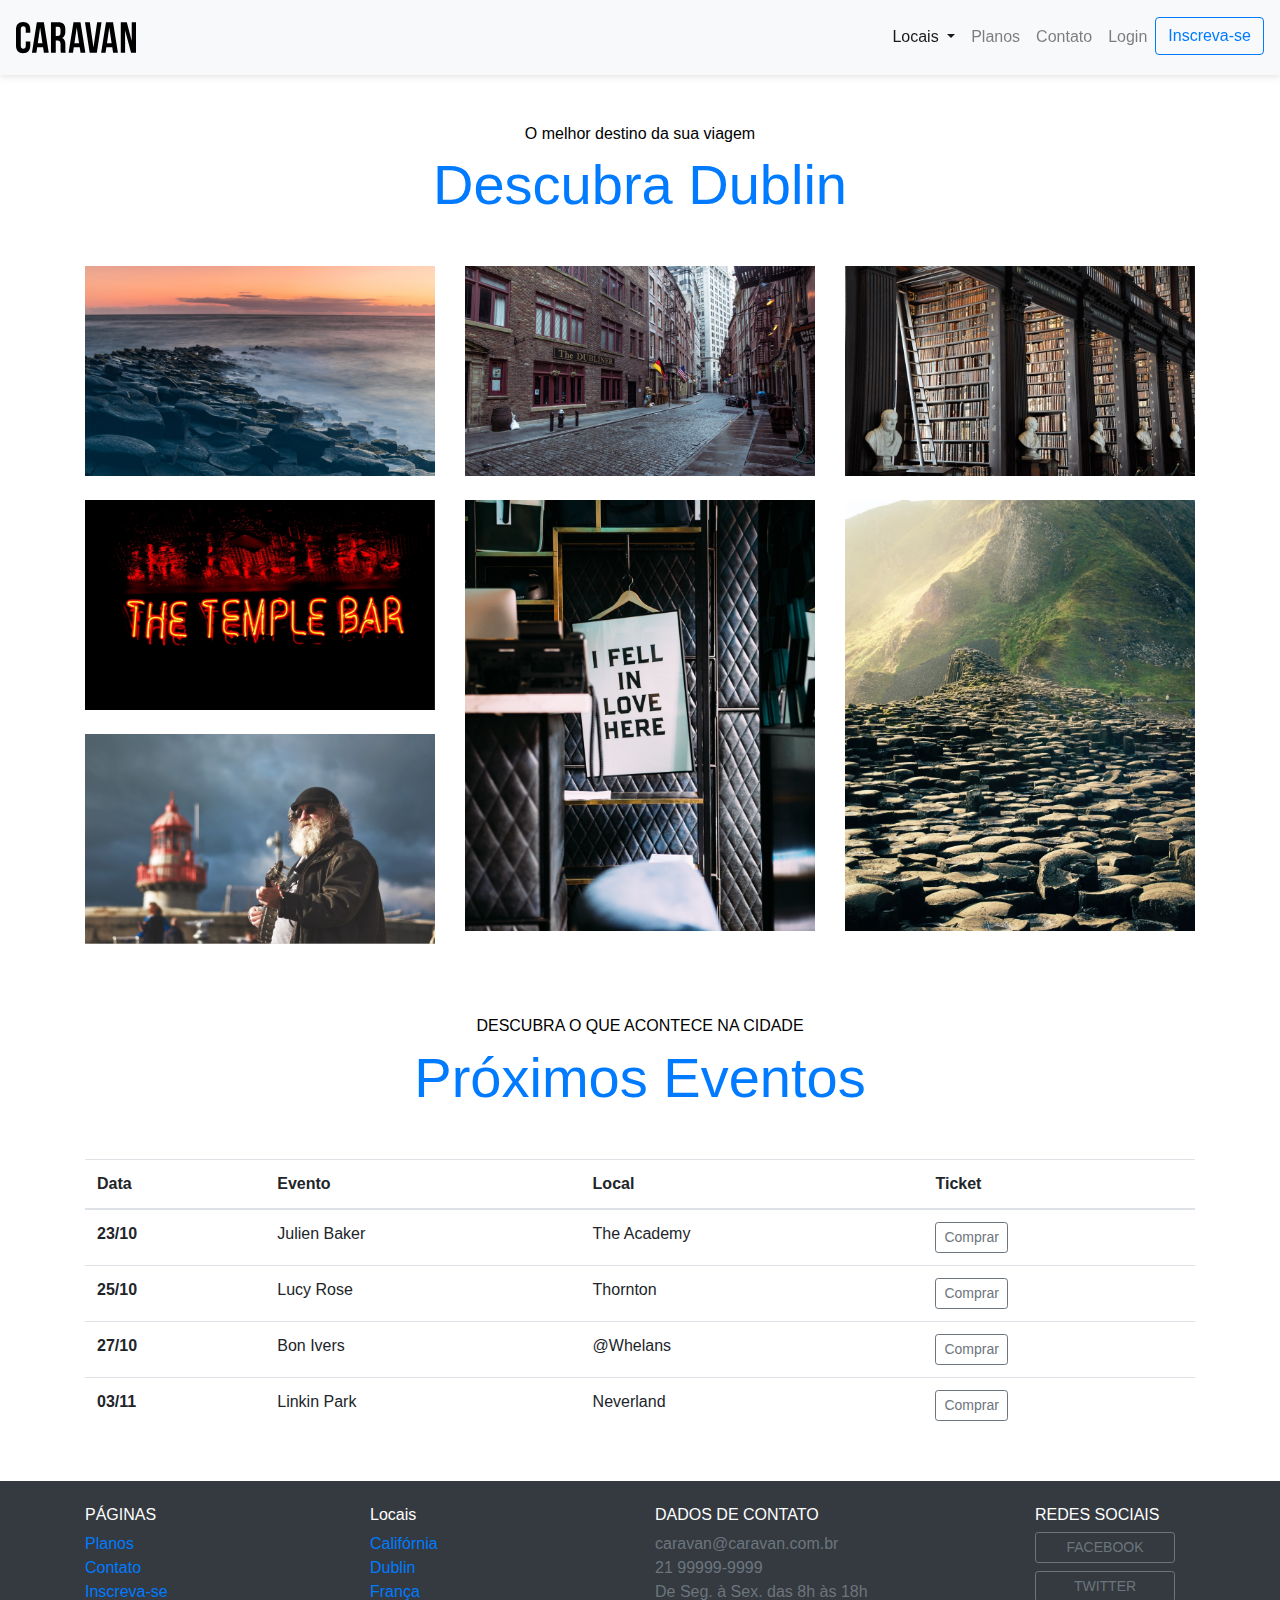
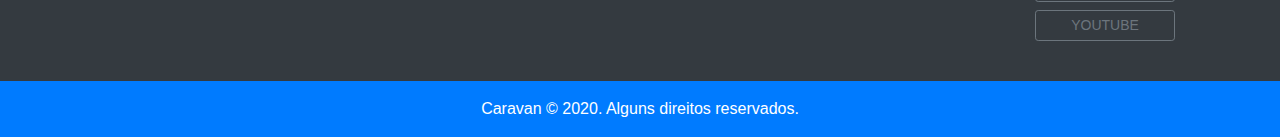
<file: local.html>
<!DOCTYPE html>
<html lang="pt-br">

<head>
  <meta charset="UTF-8" />
  <meta name="viewport" content="width=device-width, initial-scale=1.0" />
  <meta http-equiv="X-UA-Compatible" content="ie=edge" />
  <title>Caravan - Local</title>
  <link rel="stylesheet" href="https://stackpath.bootstrapcdn.com/bootstrap/4.4.1/css/bootstrap.min.css" />
  <link rel="stylesheet" href="css/style.css" />
</head>

<body>
  <!--modal login-->

  <!-- Modal -->
  <div class="modal fade" id="modalLogin" tabindex="-1" role="dialog" aria-labelledby="modalLoginTitulo"
    aria-hidden="true">
    <div class="modal-dialog" role="document">
      <div class="modal-content">
        <div class="modal-header">
          <h5 class="modal-title" id="modalLoginTitulo">
            Entre na sua conta
          </h5>
          <button type="button" class="close" data-dismiss="modal" aria-label="Close">
            <span aria-hidden="true">&times;</span>
          </button>
        </div>
        <div class="modal-body">
          <form>
            <div class="form-group">
              <label for="">Email:</label>
              <input type="email" class="form-control" id="exampleInputEmail1" aria-describedby="emailHelp"
                placeholder="Digite seu E-mail" required name="email" />
            </div>
            <div class="form-group">
              <label for="">Password</label>
              <input type="password" class="form-control" id="exampleInputPassword1" placeholder="Digite sua senha"
                required name="senha" />
            </div>
            <div class="form-group">
              <button type="submit" class="btn btn-primary">Logar</button>
            </div>
            <div>
              <small class="form-text text-muted">Esqueceu a senha? <a href="#">clique aqui</a></small>
            </div>
          </form>
        </div>
      </div>
    </div>
  </div>
  <!--fecha modal-->

  <!--nav-menu-principal-->
  <nav class="navbar navbar-expand-lg navbar-light bg-light fixed-top py-3 box-shadow">
    <a class="navbar-brand" href="index.html"><img src="img/caravan.svg" alt="logo caravan" /></a>
    <button class="navbar-toggler" type="button" data-toggle="collapse" data-target="#navbarSupportedContent"
      aria-controls="navbarSupportedContent" aria-expanded="false" aria-label="Abrir navegação">
      <span class="navbar-toggler-icon"></span>
    </button>

    <div class="collapse navbar-collapse" id="navbarSupportedContent">
      <ul class="navbar-nav ml-auto">
        <li class="nav-item dropdown">
          <a class="nav-link dropdown-toggle active" href="#" id="navbarDropdown" role="button" data-toggle="dropdown"
            aria-haspopup="true" aria-expanded="false">
            Locais
          </a>
          <div class="dropdown-menu" aria-labelledby="navbarDropdown">
            <a class="dropdown-item" href="local.html">Califórnia</a>
            <a class="dropdown-item" href="local.html">Dublin</a>
            <a class="dropdown-item" href="local.html">França</a>
          </div>
        </li>
        <li class="nav-item">
          <a class="nav-link" href="planos.html">Planos</a>
        </li>
        <li class="nav-item">
          <a class="nav-link" href="contato.html">Contato</a>
        </li>
        <li class="nav-item">
          <a class="nav-link" href="login.html" data-toggle="modal" data-target="#modalLogin">Login</a>
        </li>
        <li class="nav-item">
          <a href="nav-link" href="#"><button type="button" class="btn btn-outline-primary">
              Inscreva-se
            </button></a>
        </li>
      </ul>
    </div>
  </nav>
  <!-- fecha nav-menu-principal-->
  <section class="container ">
    <div class="my-5 text-center">
      <div class="my-5">
        <span class="h6 d-block">O melhor destino da sua viagem</span>
        <h1 class="display-4 text-primary">Descubra Dublin</h1>
      </div>
    </div>

    <div class="row">

      <div class="col-md">
        <img class="img-fluid mb-4" src="img/local/foto-1.jpg" alt="foto 1">
        <img class="img-fluid mb-4" src="img/local/foto-2.jpg" alt="foto 2">
        <img class="img-fluid mb-4" src="img/local/foto-3.jpg" alt="foto 3">
      </div>

      <div class="col-md">
        <img class="img-fluid mb-4" src="img/local/foto-4.jpg" alt="foto 4">
        <img class="img-fluid mb-4" src="img/local/foto-5.jpg" alt="foto 5">

      </div>

      <div class="col-md">
        <img class="img-fluid mb-4" src="img/local/foto-6.jpg" alt="foto 6">
        <img class="img-fluid mb-4" src="img/local/foto-7.jpg" alt="foto 7">

      </div>





    </div>

  </section>

  <!--Eventos-->
  <section class="container">
    <div class="my-5 text-center">
      <div class="my-5">
        <span class="h6 d-block">DESCUBRA O QUE ACONTECE NA CIDADE</span>
        <h1 class="display-4 text-primary">Próximos Eventos</h1>
      </div>
    </div>

    <table class="table table-hover table-responsive-sm">
      <thead>
        <tr>
          <th scope="col">Data</th>
          <th scope="col">Evento</th>
          <th scope="col">Local</th>
          <th scope="col">Ticket</th>
        </tr>
      </thead>
      <tbody>
        <tr>
          <th scope="row">23/10</th>
          <td>Julien Baker</td>
          <td>The Academy</td>
          <td><a href="#" class="btn btn-outline-secondary btn-sm">Comprar</a></td>
        </tr>
        <tr>
          <th scope="row">25/10</th>
          <td>Lucy Rose</td>
          <td>Thornton</td>
          <td><a href="#" class="btn btn-outline-secondary btn-sm">Comprar</a></td>
        </tr>
        <tr>
          <th scope="row">27/10</th>
          <td>Bon Ivers</td>
          <td>@Whelans</td>
          <td><a href="#" class="btn btn-outline-secondary btn-sm">Comprar</a></td>
        </tr>
        <tr>
          <th scope="row">03/11</th>
          <td>Linkin Park</td>
          <td>Neverland</td>
          <td><a href="#" class="btn btn-outline-secondary btn-sm">Comprar</a></td>
        </tr>
      </tbody>
    </table>
  </section>

  <!--Footer-->
  <footer class="bg-dark text-white mt-5">
    <div class="container py-4">
      <div class="row">
        <div class="col-md-3 col-6">
          <h4 class="h6">PÁGINAS</h4>
          <ul>
            <li><a href="planos.html">Planos</a></li>
            <li><a href="contato.html">Contato</a></li>
            <li><a href="inscricao.html">Inscreva-se</a></li>
          </ul>
        </div>

        <div class="col-md-3 col-6">
          <h4 class="h6">Locais</h4>
          <ul>
            <li><a href="local.html">Califórnia</a></li>
            <li><a href="local.html">Dublin</a></li>
            <li><a href="local.html">França</a></li>
          </ul>
        </div>

        <div class="col-md-4">
          <h4 class="h6">DADOS DE CONTATO</h4>
          <ul class="text-secondary">
            <li>caravan@caravan.com.br</li>
            <li>21 99999-9999</li>
            <li>De Seg. à Sex. das 8h às 18h</li>
          </ul>
        </div>

        <div class="col-md-2">
          <h4 class="h6">REDES SOCIAIS</h4>
          <ul>
            <li>
              <a href="http://www.facebook.com"
                class="max-w-btn btn btn-outline-secondary btn-sm btn-block mb-2">FACEBOOK</a>
            </li>
            <li>
              <a href="http://www.twitter.com"
                class="max-w-btn btn btn-outline-secondary  btn-sm btn-block mb-2">TWITTER</a>
            </li>
            <li>
              <a href="http://www.youtube.com"
                class="max-w-btn btn btn-outline-secondary  btn-sm btn-block mb-2">YOUTUBE</a>
            </li>
          </ul>
        </div>
      </div>
    </div>

    <div class="bg-primary py-3">
      <p class="text-center mb-0">
        Caravan © 2020. Alguns direitos reservados.
      </p>
    </div>
  </footer>

  <script src="https://code.jquery.com/jquery-3.4.1.slim.min.js"></script>
  <script src="https://cdn.jsdelivr.net/npm/popper.js@1.16.0/dist/umd/popper.min.js"></script>
  <script src="https://stackpath.bootstrapcdn.com/bootstrap/4.4.1/js/bootstrap.min.js"></script>
  <script src="js/app.js"></script>
</body>

</html>
</file>
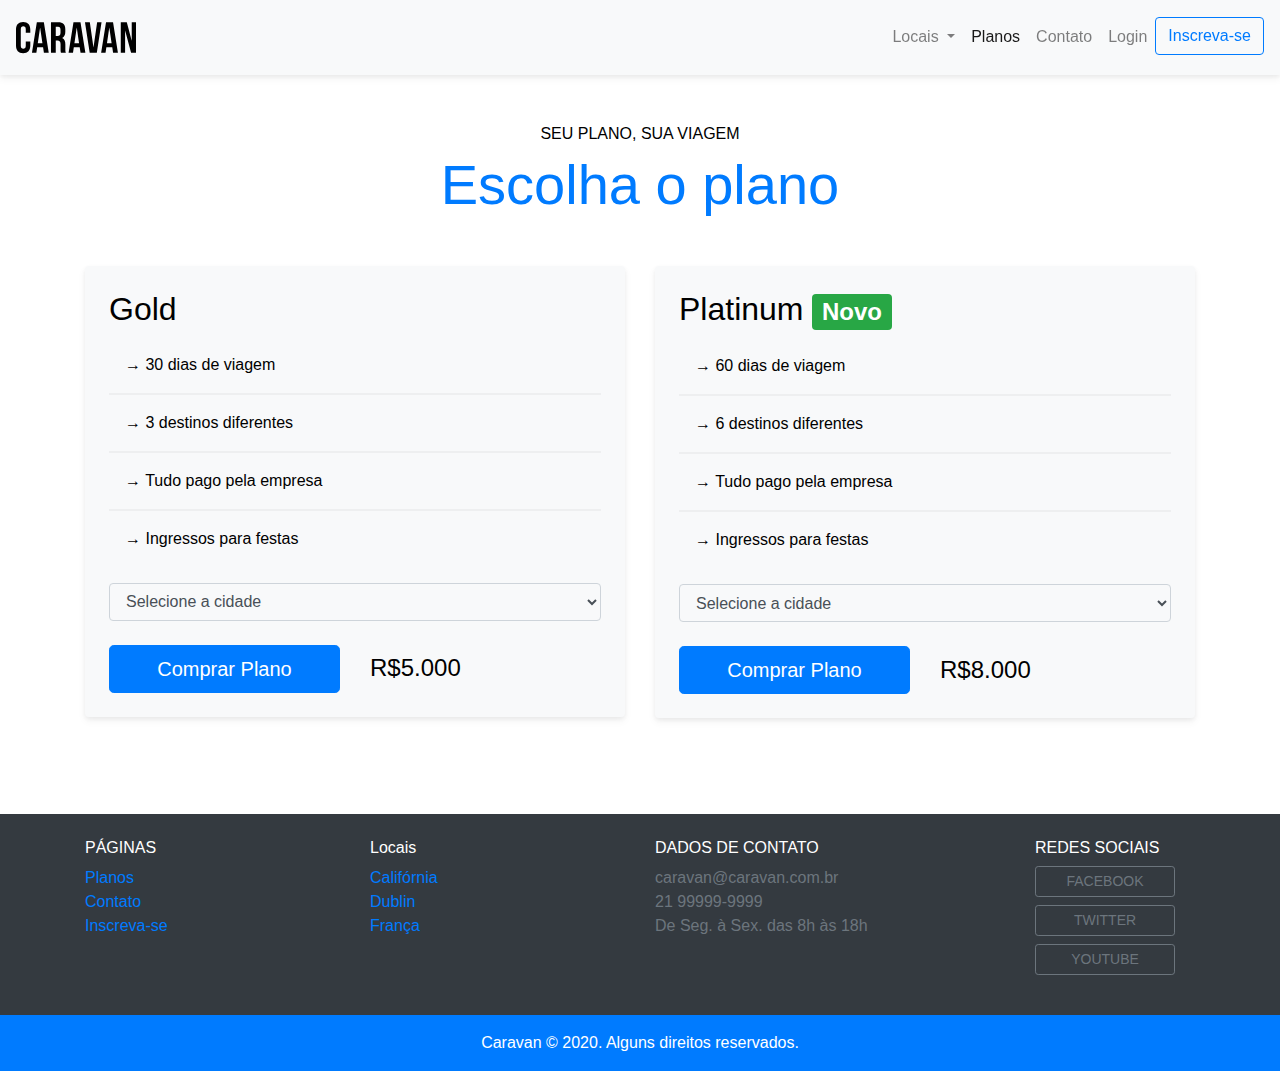
<file: planos.html>
<!DOCTYPE html>
<html lang="pt-br">

<head>
  <meta charset="UTF-8" />
  <meta name="viewport" content="width=device-width, initial-scale=1.0" />
  <meta http-equiv="X-UA-Compatible" content="ie=edge" />
  <title>Caravan - Local</title>
  <link rel="stylesheet" href="https://stackpath.bootstrapcdn.com/bootstrap/4.4.1/css/bootstrap.min.css" />
  <link rel="stylesheet" href="css/style.css" />
</head>

<body>
  <!--modal login-->

  <!-- Modal -->
  <div class="modal fade" id="modalLogin" tabindex="-1" role="dialog" aria-labelledby="modalLoginTitulo"
    aria-hidden="true">
    <div class="modal-dialog" role="document">
      <div class="modal-content">
        <div class="modal-header">
          <h5 class="modal-title" id="modalLoginTitulo">
            Entre na sua conta
          </h5>
          <button type="button" class="close" data-dismiss="modal" aria-label="Close">
            <span aria-hidden="true">&times;</span>
          </button>
        </div>
        <div class="modal-body">
          <form>
            <div class="form-group">
              <label for="">Email:</label>
              <input type="email" class="form-control" id="exampleInputEmail1" aria-describedby="emailHelp"
                placeholder="Digite seu E-mail" required name="email" />
            </div>
            <div class="form-group">
              <label for="">Password</label>
              <input type="password" class="form-control" id="exampleInputPassword1" placeholder="Digite sua senha"
                required name="senha" />
            </div>
            <div class="form-group">
              <button type="submit" class="btn btn-primary">Logar</button>
            </div>
            <div>
              <small class="form-text text-muted">Esqueceu a senha? <a href="#">clique aqui</a></small>
            </div>
          </form>
        </div>
      </div>
    </div>
  </div>
  <!--fecha modal-->

  <!--nav-menu-principal-->
  <nav class="navbar navbar-expand-lg navbar-light bg-light fixed-top py-3 box-shadow">
    <a class="navbar-brand" href="index.html"><img src="img/caravan.svg" alt="logo caravan" /></a>
    <button class="navbar-toggler" type="button" data-toggle="collapse" data-target="#navbarSupportedContent"
      aria-controls="navbarSupportedContent" aria-expanded="false" aria-label="Abrir navegação">
      <span class="navbar-toggler-icon"></span>
    </button>

    <div class="collapse navbar-collapse" id="navbarSupportedContent">
      <ul class="navbar-nav ml-auto">
        <li class="nav-item dropdown">
          <a class="nav-link dropdown-toggle" href="#" id="navbarDropdown" role="button" data-toggle="dropdown"
            aria-haspopup="true" aria-expanded="false">
            Locais
          </a>
          <div class="dropdown-menu" aria-labelledby="navbarDropdown">
            <a class="dropdown-item" href="local.html">Califórnia</a>
            <a class="dropdown-item" href="local.html">Dublin</a>
            <a class="dropdown-item" href="local.html">França</a>
          </div>
        </li>
        <li class="nav-item">
          <a class="nav-link active" href="planos.html">Planos</a>
        </li>
        <li class="nav-item">
          <a class="nav-link" href="contato.html">Contato</a>
        </li>
        <li class="nav-item">
          <a class="nav-link" href="login.html" data-toggle="modal" data-target="#modalLogin">Login</a>
        </li>
        <li class="nav-item">
          <a href="nav-link" href="#"><button type="button" class="btn btn-outline-primary">
              Inscreva-se
            </button></a>
        </li>
      </ul>
    </div>
  </nav>
  <!--fecha nav-menu-->

  <!--planos-->
  <section class="container">
    <div class="my-5 text-center">
      <div class="my-5">
        <span class="h6 d-block">SEU PLANO, SUA VIAGEM</span>
        <h1 class="display-4 text-primary">Escolha o plano</h1>
      </div>
    </div>

    <div class="row">
      <div class="col-md mb-5">
        <div class="box-shadow bg-light rounded p-4">
          <h2>Gold</h2>
          <ul class="lista-plano">
            <li>
              <span data-toggle="tooltip" data-placement="top" title="Isso mesmo, são 30 dias totais durante a viagem">
                → 30 dias de viagem
              </span>
            </li>
            <li>→ 3 destinos diferentes</li>
            <li>→ Tudo pago pela empresa</li>
            <li>→ Ingressos para festas</li>
          </ul>
          <form>
            <div class="form-group">
              <select class="form-control bg-light" name="" id="inputCidade">
                <option value="">Selecione a cidade</option>
                <option value="">Califórnia</option>
                <option value="">Paris</option>
                <option value="">Dublin</option>
              </select>
            </div>
          </form>
          <div class="row align-items-center mt-4">
            <div class="col"><a href="inscricao.html" class="btn btn-primary btn-lg btn-block">Comprar Plano</a></div>
            <div class="col"><span class="h4">R$5.000</span></div>
          </div>
        </div>
      </div>

      <div class="col-md mb-5">
        <div class="box-shadow bg-light rounded p-4">
          <h2>Platinum <span class="badge badge-success">Novo</span> </h2>
          <ul class="lista-plano">
            <li>
              <span data-toggle="tooltip" data-placement="top" title="Isso mesmo, são 60 dias totais durante a viagem">
                → 60 dias de viagem
              </span>
            </li>
            <li>→ 6 destinos diferentes</li>
            <li>→ Tudo pago pela empresa</li>
            <li>→ Ingressos para festas</li>
          </ul>
          <form>
            <div class="form-group">
              <select class="form-control bg-light" name="" id="inputCidade">
                <option value="">Selecione a cidade</option>
                <option value="">Califórnia</option>
                <option value="">Paris</option>
                <option value="">Dublin</option>
              </select>
            </div>
          </form>
          <div class="row align-items-center mt-4">
            <div class="col"><a href="inscricao.html" class="btn btn-primary btn-lg btn-block">Comprar Plano</a></div>
            <div class="col"><span class="h4">R$8.000</span></div>
          </div>
        </div>
      </div>

    </div>
  </section>


  <!--Footer-->
  <footer class="bg-dark text-white mt-5">
    <div class="container py-4">
      <div class="row">
        <div class="col-md-3 col-6">
          <h4 class="h6">PÁGINAS</h4>
          <ul>
            <li><a href="planos.html">Planos</a></li>
            <li><a href="contato.html">Contato</a></li>
            <li><a href="inscricao.html">Inscreva-se</a></li>
          </ul>
        </div>

        <div class="col-md-3 col-6">
          <h4 class="h6">Locais</h4>
          <ul>
            <li><a href="local.html">Califórnia</a></li>
            <li><a href="local.html">Dublin</a></li>
            <li><a href="local.html">França</a></li>
          </ul>
        </div>

        <div class="col-md-4">
          <h4 class="h6">DADOS DE CONTATO</h4>
          <ul class="text-secondary">
            <li>caravan@caravan.com.br</li>
            <li>21 99999-9999</li>
            <li>De Seg. à Sex. das 8h às 18h</li>
          </ul>
        </div>

        <div class="col-md-2">
          <h4 class="h6">REDES SOCIAIS</h4>
          <ul>
            <li>
              <a href="http://www.facebook.com"
                class="max-w-btn btn btn-outline-secondary btn-sm btn-block mb-2">FACEBOOK</a>
            </li>
            <li>
              <a href="http://www.twitter.com"
                class="max-w-btn btn btn-outline-secondary  btn-sm btn-block mb-2">TWITTER</a>
            </li>
            <li>
              <a href="http://www.youtube.com"
                class="max-w-btn btn btn-outline-secondary  btn-sm btn-block mb-2">YOUTUBE</a>
            </li>
          </ul>
        </div>
      </div>
    </div>

    <div class="bg-primary py-3">
      <p class="text-center mb-0">
        Caravan © 2020. Alguns direitos reservados.
      </p>
    </div>
  </footer>

  <script src="https://code.jquery.com/jquery-3.4.1.slim.min.js"></script>
  <script src="https://cdn.jsdelivr.net/npm/popper.js@1.16.0/dist/umd/popper.min.js"></script>
  <script src="https://stackpath.bootstrapcdn.com/bootstrap/4.4.1/js/bootstrap.min.js"></script>
  <script src="js/app.js"></script>
</body>

</html>
</file>
<file: css/style.css>
/*reset*/

* {
  margin: 0;
  padding: 0;
  box-sizing: border-box;
}

html,
body {
  font-size: 16px;
  color: black;


}

body {
  padding-top: 76px;
}

a {
  text-decoration: none;
  cursor: pointer;
}

li {
  list-style-type: none;
}

/*header*/

.origamid {
  font-size: 100px;
  font-style: italic;
  border: 1px solid red;
}

.box-shadow {
  box-shadow: 0 2px 4px 0 rgba(0, 0, 0, .05),
    0 4px 8px 0 rgba(0, 0, 0, .05);
}

/*section vantagens*/

.icone {
  height: 100px;
}

/*section*/

#home-quote {
  background: url('../img/bg-quote.jpg') center center;
  background-size: cover;
}

@media (max-width: 767px) {
  #home-quote .display-4 {
    font-size: 2.5rem;
  }

  body {
    padding-top: 0;
  }

  .fixed-top {
    position: relative
  }
}

/*footer*/

.max-w-btn {
  max-width: 140px;
}

/*Planos*/
.lista-plano li+li {
  border-top: 2px solid rgba(0, 0, 0, .04);
}


.lista-plano li {
  padding: 1rem;

}
</file>
